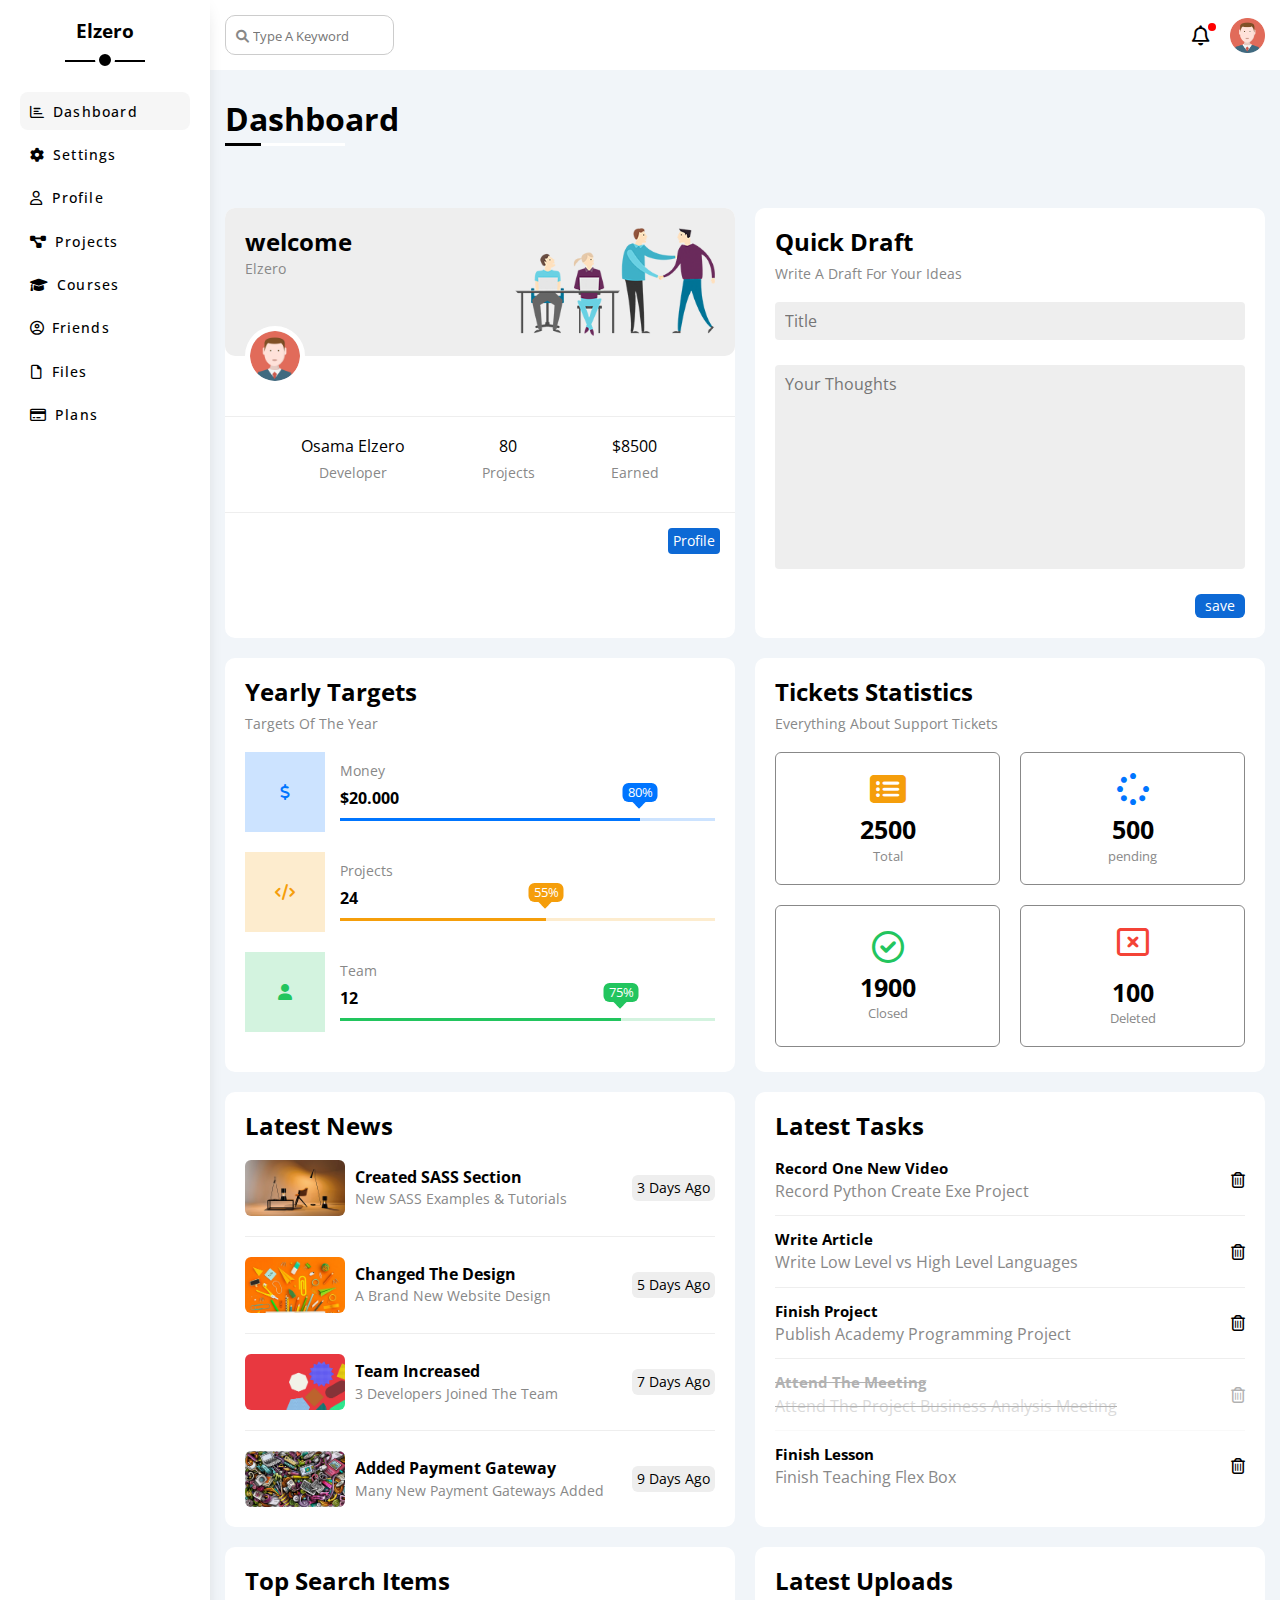
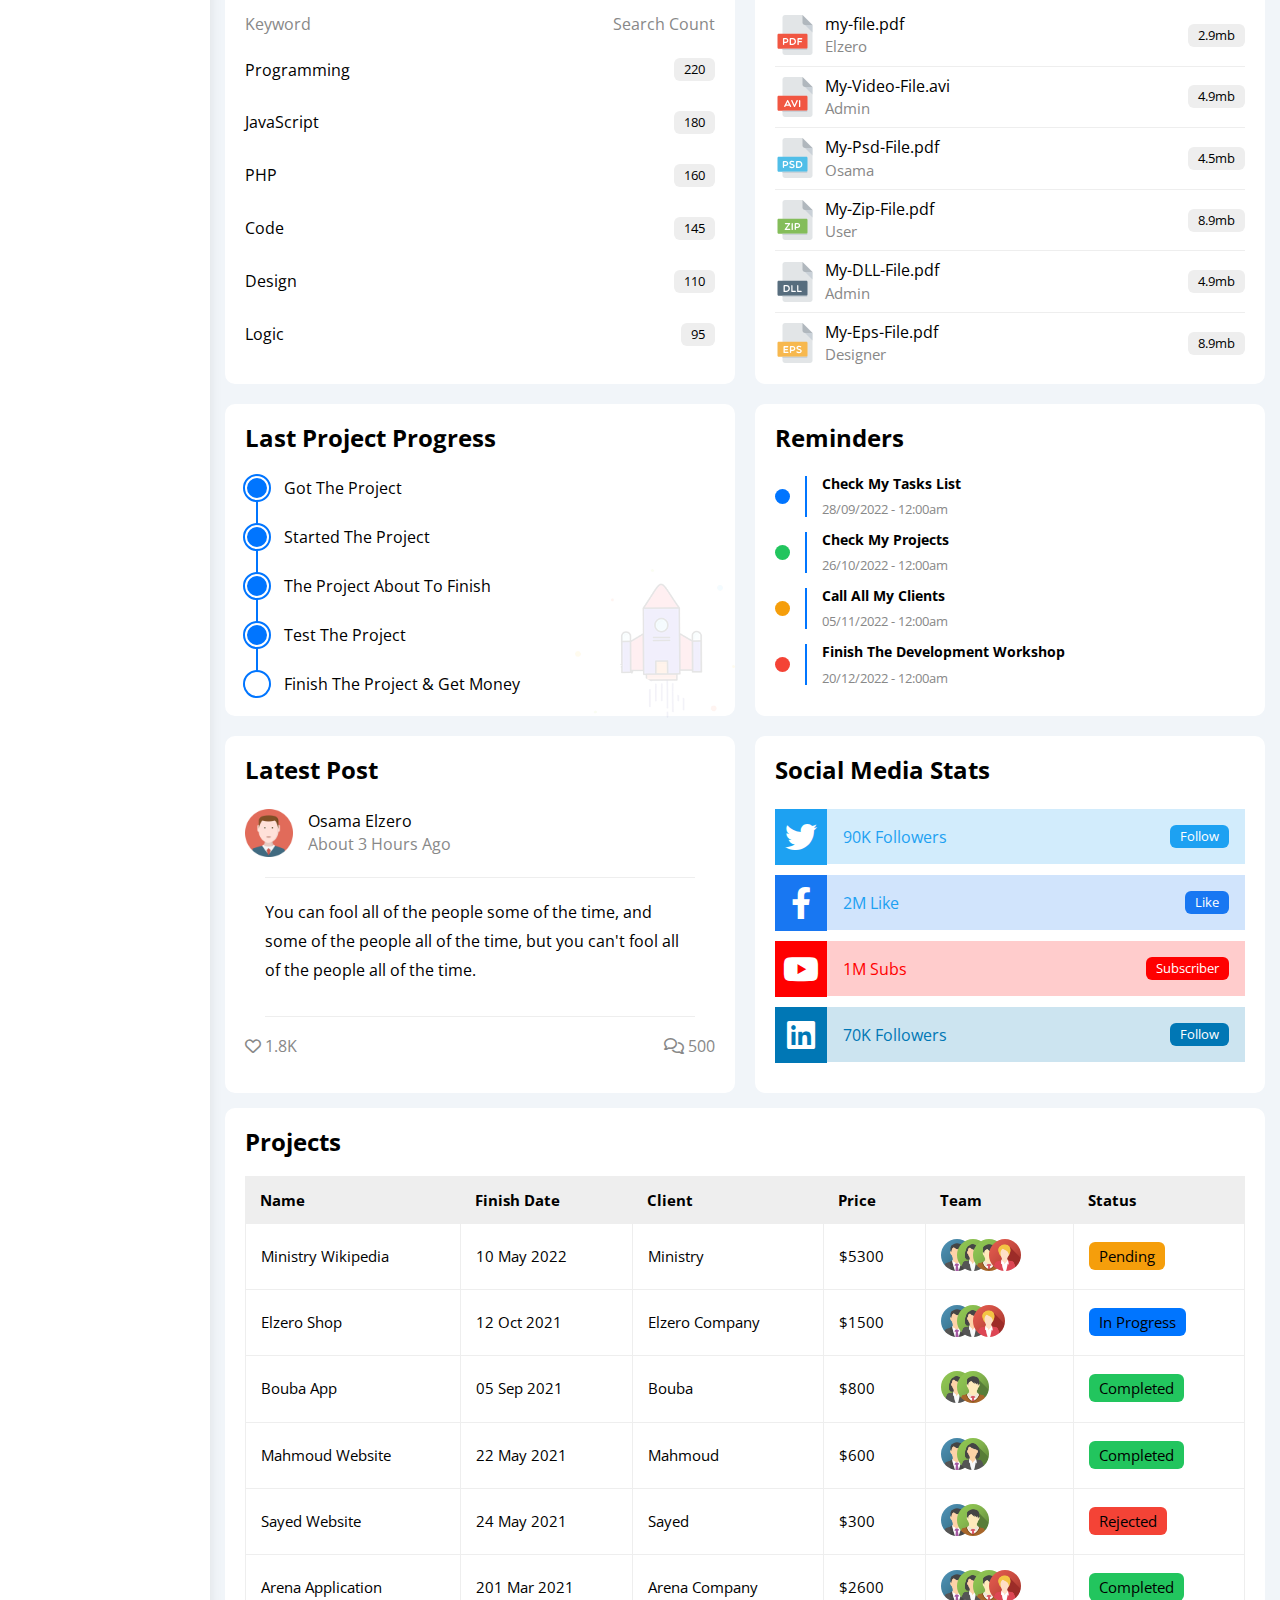
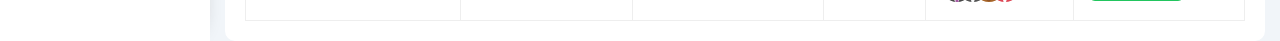
<file: index.html>
<!DOCTYPE html>
<html lang="en">
<head>
    <meta charset="UTF-8">
    <meta http-equiv="X-UA-Compatible" content="IE=edge">
    <meta name="viewport" content="width=device-width, initial-scale=1.0">
    <link rel="stylesheet" href="css/framework.css">
    <link rel="stylesheet" href="css/all.min.css">
    <link rel="stylesheet" href="css/style.css">
    <link rel="stylesheet" href="css/normalize2.css">
    <link rel="preconnect" href="https://fonts.googleapis.com">
    <link rel="preconnect" href="https://fonts.gstatic.com" crossorigin>
    <link href="https://fonts.googleapis.com/css2?family=Open+Sans:wght@400;500;600;700&display=swap" rel="stylesheet">    
    <title>temp4</title>
</head>
<body>
    <div class="page">
        <div class="side-bar">
            <h3>
                Elzero
            </h3>
            <ul>
                <li class="active">
                    <a href="index.html">
                        <i class="fa-regular fa-chart-bar"></i>
                        <span>Dashboard</span>
                    </a>
                </li>
                <li>
                    <a href="settings.html">
                        <i class="fa-solid fa-gear"></i>
                        <span>Settings</span>
                    </a>
                </li>
                <li>
                    <a href="profile.html">
                        <i class="fa-regular fa-user fa-fw"></i>
                        <span>Profile</span>
                    </a>
                </li>
                <li>
                    <a href="">
                        <i class="fa-solid fa-diagram-project"></i>
                        <span>Projects</span>
                    </a>
                </li>
                <li>
                    <a href="">
                        <i class="fa-solid fa-graduation-cap"></i>
                        <span>Courses</span>
                    </a>
                </li>
                <li>
                    <a href="">
                        <i class="fa-regular fa-circle-user fa-fw"></i>
                        <span>Friends</span>
                    </a>
                </li>
                <li>
                    <a href="">
                        <i class="fa-regular fa-file fa-fw"></i>
                        <span>Files</span>
                    </a>
                </li>
                <li>
                    <a href="">
                        <i class="fa-regular fa-credit-card"></i>
                        <span>Plans</span>
                    </a>
                </li>
            </ul>
        </div>
    
        <div class="full-content">
            <header class="d-f-space-b">
                <div class="search-bar">
                    <i class="fa-solid fa-magnifying-glass"></i>
                    <input type="search" placeholder="Type A Keyword" onfocus="this.placeholder=''" onblur="this.placeholder='Type A Keyword'">
                </div>
                <div class="icon-side">
                    <i class="fa-regular fa-bell fa-lg"></i>
                    <img src="photos/avatar.png">
                </div>
            </header>
            <div class="logo">
                <div class="dashboard">
                    <h1>
                        Dashboard
                    </h1>
                    <span></span>
                </div>
            </div>
            <div class="dash">
                <div class="welcome">
                    <div class="head">
                        <div class="text">
                            <h2>
                                welcome
                            </h2>
                            <span>Elzero</span>
                        </div>
                        <img src="photos/welcome.png">
                        <img src="photos/avatar.png" alt="">
                    </div>
                    <div class="data ">
                        <div>
                            <p>Osama Elzero </p>
                            <span>Developer</span>
                        </div>
                        <div>
                            <p>80 </p>
                            <span>Projects</span>
                        </div>
                        <div>
                            <p>$8500 </p>
                            <span>Earned</span>
                        </div>
                    </div>
                    <a href="">Profile</a>
                </div>
                <div class="quick-draft">
                    <h2>Quick Draft</h2>
                    <p>Write A Draft For Your Ideas</p>
                    <form action="get">
                        <input type="text" placeholder="Title">
                        <textarea name="" id="" cols="30" rows="10" placeholder="Your Thoughts"></textarea>
                        <input type="submit" value="save">
                    </form>
                </div>
                <div class="yearly-plans">
                    <h2>Yearly Targets</h2>
                    <p>Targets Of The Year</p>
                    <div class="money">
                        <i class="fa-solid fa-dollar-sign blue-icon c-blue"></i>
                        <div class="info">
                            <span>Money</span>
                            <p>$20.000</p>
                            <span class="prog blue-icon" >
                                <span style="width: 80%;" class="bg-blue">
                                    <span class="bg-blue">80%</span>
                                </span>
                            </span>
                        </div>
                    </div>
                    <div class="yearly-projects">
                        <i class="fa-solid fa-code orange-icon c-orange"></i>                        <div class="info">
                            <div class="info">
                                <span>Projects</span>
                                <p>24</p>
                                <span class="prog orange-icon">
                                    <span style="width: 55%;" class="bg-orange">
                                        <span class="bg-orange">55%</span>
                                    </span>
                                </span>
                            </div>
                        </div>
                    </div>
                    <div class="team">
                        <i class="fa-solid fa-user green-icon c-green "></i>                        <div class="info">
                            <div class="info">
                                <span>Team</span>
                                <p>12</p>
                                <span class="prog green-icon">
                                    <span style="width: 75%;" class="bg-green">
                                        <span class="bg-green">75%</span>
                                    </span>
                                </span>
                            </div>
                        </div>
                    </div>
                </div>
                <div class="tickets">
                    <h2>Tickets Statistics</h2>
                    <p>Everything About Support Tickets</p>
                    <div class="t-content">
                        <div class="total">
                            <i class="fa-solid fa-rectangle-list fa--2x c-orange"></i>
                            <p>2500</p>
                            <span>Total</span>
                        </div>
                        <div class="pending">
                            <i class="fa-solid fa-spinner fa--2x c-blue"></i>
                            <p>500</p>
                            <span>pending</span>
                        </div>
                        <div class="closed">
                            <i class="fa-regular fa-circle-check fa--2x c-green"></i>
                            <p>1900</p>
                            <span>Closed</span>
                        </div>
                        <div class="deleted">
                            <i class="fa-regular fa-rectangle-xmark fa--2x mb-10 c-red"></i>
                            <p>100</p>
                            <span>Deleted</span>
                        </div>
                    </div>
                </div>
                <div class="news">
                    <h2>Latest News</h2>
                    <div class="news-section">
                        <img src="photos/news-01.png">
                        <div class="news-info">
                            <p>
                                Created SASS Section
                                <span> New SASS Examples & Tutorials </span>
                            </p>
                            <p>3 Days Ago</p>
                        </div>
                    </div>
                    <div class="news-section">
                        <img src="photos/news-02.png">
                        <div class="news-info">
                            <p>
                                Changed The Design
                                <span> A Brand New Website Design </span>
                            </p>
                            <p>5 Days Ago</p>
                        </div>
                    </div>
                    <div class="news-section">
                        <img src="photos/news-03.png">
                        <div class="news-info">
                            <p>
                                Team Increased
                                <span> 3 Developers Joined The Team </span>
                            </p>
                            <p>7 Days Ago</p>
                        </div>
                    </div>
                    <div class="news-section">
                        <img src="photos/news-04.png">
                        <div class="news-info">
                            <p>
                                Added Payment Gateway
                                <span> Many New Payment Gateways Added </span>
                            </p>
                            <p>9 Days Ago</p>
                        </div>
                    </div>
                </div>
                <div class="tasks">
                    <h2 class="mb-20">Latest Tasks</h2>
                    <div class="task-one">
                        <p class="fs-15 fw-bold ">
                            Record One New Video
                            <span class="c-grey fw-normal">Record Python Create Exe Project</span>
                        </p>
                        <i class="fa-regular fa-trash-can delete"></i>
                    </div>
                    <div class="task-one">
                        <p class="fs-15 fw-bold ">
                            Write Article
                            <span class="c-grey fw-normal">Write Low Level vs High Level Languages</span>
                        </p>
                        <i class="fa-regular fa-trash-can delete"></i>
                    </div>
                    <div class="task-one">
                        <p class="fs-15 fw-bold ">
                            Finish Project
                            <span class="c-grey fw-normal">Publish Academy Programming Project</span>
                        </p>
                        <i class="fa-regular fa-trash-can delete"></i>
                    </div>
                    <div class="task-four">
                        <p class="fs-15 fw-bold ">
                            Attend The Meeting
                            <span class="c-grey fw-normal">Attend The Project Business Analysis Meeting</span>
                        </p>
                        <i class="fa-regular fa-trash-can delete"></i>
                    </div>
                    <div class="task-one">
                        <p class="fs-15 fw-bold ">
                            Finish Lesson
                            <span class="c-grey fw-normal">Finish Teaching Flex Box</span>
                        </p>
                        <i class="fa-regular fa-trash-can delete"></i>
                    </div>
                </div>
                <div class="search">
                    <h2 class="mb-20">Top Search Items</h2>
                    <div class="words">
                        <p>Keyword</p>
                        <p>Search Count</p>
                    </div>
                    <div class="list">
                        <ul>
                            <li>
                                <p>Programming</p>
                                <p>220</p>
                            </li>
                            <li>
                                <p>JavaScript</p>
                                <p>180</p>
                            </li>
                            <li>
                                <p>PHP</p>
                                <p>160</p>
                            </li>
                            <li>
                                <p>Code</p>
                                <p>145</p>
                            </li>
                            <li>
                                <p>Design</p>
                                <p>110</p>
                            </li>
                            <li>
                                <p>Logic</p>
                                <p>95</p>
                            </li>
                        </ul>
                    </div>
                </div>
                <div class="uploads">
                    <h2 class="mb-20">Latest Uploads</h2>
                    <div class="upload-content">
                        <div class="file d-f-space-b">
                            <img src="photos/pdf.svg" alt>
                            <div class="file-info d-f-space-b">
                                <p>
                                    my-file.pdf
                                    <span>Elzero</span>
                                </p>
                                <p>2.9mb</p>
                            </div>
                        </div>
                        <div class="file d-f-space-b">
                            <img src="photos/avi.svg" alt>
                            <div class="file-info d-f-space-b">
                                <p>
                                    My-Video-File.avi
                                    <span>Admin</span>
                                </p>
                                <p>4.9mb</p>
                            </div>
                        </div>
                        <div class="file d-f-space-b">
                            <img src="photos/psd.svg" alt>
                            <div class="file-info d-f-space-b">
                                <p>
                                    My-Psd-File.pdf
                                    <span>Osama</span>
                                </p>
                                <p>4.5mb</p>
                            </div>
                        </div>
                        <div class="file d-f-space-b">
                            <img src="photos/zip.svg" alt>
                            <div class="file-info d-f-space-b">
                                <p>
                                    My-Zip-File.pdf
                                    <span>User</span>
                                </p>
                                <p>8.9mb</p>
                            </div>
                        </div>
                        <div class="file d-f-space-b">
                            <img src="photos/dll.svg" alt>
                            <div class="file-info d-f-space-b">
                                <p>
                                    My-DLL-File.pdf
                                    <span>Admin</span>
                                </p>
                                <p>4.9mb</p>
                            </div>
                        </div>
                        <div class="file d-f-space-b">
                            <img src="photos/eps.svg" alt>
                            <div class="file-info d-f-space-b">
                                <p>
                                    My-Eps-File.pdf
                                    <span>Designer</span>
                                </p>
                                <p>8.9mb</p>
                            </div>
                        </div>
                    </div>
                </div>
                <div class="last-p">
                    <h2>Last Project Progress</h2>
                    <ul>
                        <li>Got The Project</li>
                        <li>Started The Project</li>
                        <li>The Project About To Finish</li>
                        <li>Test The Project</li>
                        <li>Finish The Project & Get Money</li>
                    </ul>
                    <img src="photos/project.png" alt="">
                </div>
                <div class="reminders">
                    <h2 class="mb-25">Reminders</h2>
                    <div class="reminder">
                        <span class="bg-blue"></span>
                        <p>
                            Check My Tasks List
                            <span>28/09/2022 - 12:00am</span>
                        </p>
                    </div>
                    <div class="reminder">
                        <span class="bg-green"></span>
                        <p>
                            Check My Projects
                            <span>26/10/2022 - 12:00am</span>
                        </p>
                    </div>
                    <div class="reminder">
                        <span class="bg-orange"></span>
                        <p>
                            Call All My Clients
                            <span>05/11/2022 - 12:00am</span>
                        </p>
                    </div>
                    <div class="reminder">
                        <span class="bg-red"></span>
                        <p>
                            Finish The Development Workshop
                            <span>20/12/2022 - 12:00am</span>
                        </p>
                    </div>
                </div>
                <div class="post">
                    <h2 class="mb-25">Latest Post</h2>
                    <div class="post-person">
                        <img src="photos/avatar.png">
                        <p>
                            Osama Elzero
                            <span>About 3 Hours Ago</span>
                        </p>
                    </div>
                    <p class="post-text">
                        You can fool all of the people some of
                        the time, and some of the people all 
                        of the time, but you can't fool all 
                        of the people all of the time. 
                    </p>
                    <div class="post-reaction d-f-space-b c-grey ">
                        <div class="reaction-likes">
                            <i class="fa-regular fa-heart"></i>
                            <span>1.8K</span>
                        </div>
                        <div class="reaction-comments">
                            <i class="fa-regular fa-comments"></i>
                            <span>500</span>
                        </div>
                    </div>
                </div>
                <div class="social">
                    <h2 class="mb-25">Social Media Stats</h2>
                    <div class="social-platforms">
                        <div class="twitter df-align mb-10">
                            <i class="fa-brands fa-twitter twitter-bg"></i>
                            <div class="twitter-text twitter-t-bg">
                                <p>90K Followers</p>
                                <a class="twitter-bg" href="#">Follow</a>
                            </div>
                        </div>
                        <div class="facebook df-align mb-10">
                            <i class="fa-brands fa-facebook-f facebook-bg"></i>
                            <div class="facebook-text facebook-t-bg" >
                                <p>2M Like</p>
                                <a class="facebook-bg" href="#">Like</a>
                            </div>
                        </div>
                        <div class="youtube df-align mb-10">
                            <i class="fa-brands fa-youtube youtube-bg"></i>
                            <div class="youtube-text youtube-t-bg">
                                <p>1M Subs</p>
                                <a class="youtube-bg" href="#">Subscriber</a>
                            </div>
                        </div>
                        <div class="linkedin df-align mb-10">
                            <i class="fa-brands fa-linkedin linkedin-bg"></i>
                            <div class="linkedin-text linkedin-t-bg">
                                <p>70K Followers</p>
                                <a class="linkedin-bg" href="#">Follow</a>
                            </div>
                        </div>
                    </div>
                </div>
            </div>
            <div class="projects">
                <h2 class="mb-20">Projects</h2>
                <table>
                    <thead>
                        <td>Name</td>
                        <td>Finish Date</td>
                        <td>Client</td>
                        <td>Price</td>
                        <td>Team</td>
                        <td>Status</td>
                    </thead>
                    <tbody>
                        <tr>
                            <td>Ministry Wikipedia</td>
                            <td>10 May 2022</td>
                            <td>Ministry</td>
                            <td>$5300</td>
                            <td>
                                <img src="photos/team-01.png" alt="">
                                <img src="photos/team-02.png" alt="">
                                <img src="photos/team-03.png" alt="">
                                <img src="photos/team-05.png" alt="">
                            </td>
                            <td><span class="bg-orange">Pending</span></td>
                        </tr>
                        <tr>
                            <td>Elzero Shop</td>
                            <td>12 Oct 2021</td>
                            <td>Elzero Company</td>
                            <td>$1500</td>
                            <td>
                                <img src="photos/team-01.png" alt="">
                                <img src="photos/team-02.png" alt="">
                                <img src="photos/team-05.png" alt="">
                            </td>
                            <td><span class="bg-blue">In Progress</span></td>
                        </tr>
                        <tr>
                            <td>Bouba App</td>
                            <td>05 Sep 2021</td>
                            <td>Bouba</td>
                            <td>$800</td>
                            <td>
                                <img src="photos/team-02.png" alt="">
                                <img src="photos/team-03.png" alt="">
                            </td>
                            <td><span class="bg-green">Completed</span></td>
                        </tr>
                        <tr>
                            <td>Mahmoud Website</td>
                            <td>22 May 2021</td>
                            <td>Mahmoud</td>
                            <td>$600</td>
                            <td>
                                <img src="photos/team-01.png">
                                <img src="photos/team-02.png">
                            </td>
                            <td><span class="bg-green">Completed</span></td>
                        </tr>
                        <tr>
                            <td>Sayed Website</td>
                            <td>24 May 2021</td>
                            <td>Sayed</td>
                            <td>$300</td>
                            <td>
                                <img src="photos/team-01.png">
                                <img src="photos/team-03.png">
                            </td>
                            <td><span class="bg-red">Rejected</span></td>
                        </tr>
                        <tr>
                            <td>Arena Application</td>
                            <td>201 Mar 2021</td>
                            <td>Arena Company</td>
                            <td>$2600</td>
                            <td>
                                <img src="photos/team-01.png">
                                <img src="photos/team-02.png">
                                <img src="photos/team-03.png">
                                <img src="photos/team-05.png">
                            </td>
                            <td><span class="bg-green">Completed</span></td>
                        </tr>
                    </tbody>
                </table>
            </div>
        </div>
    </div>
</body>
</html>
</file>
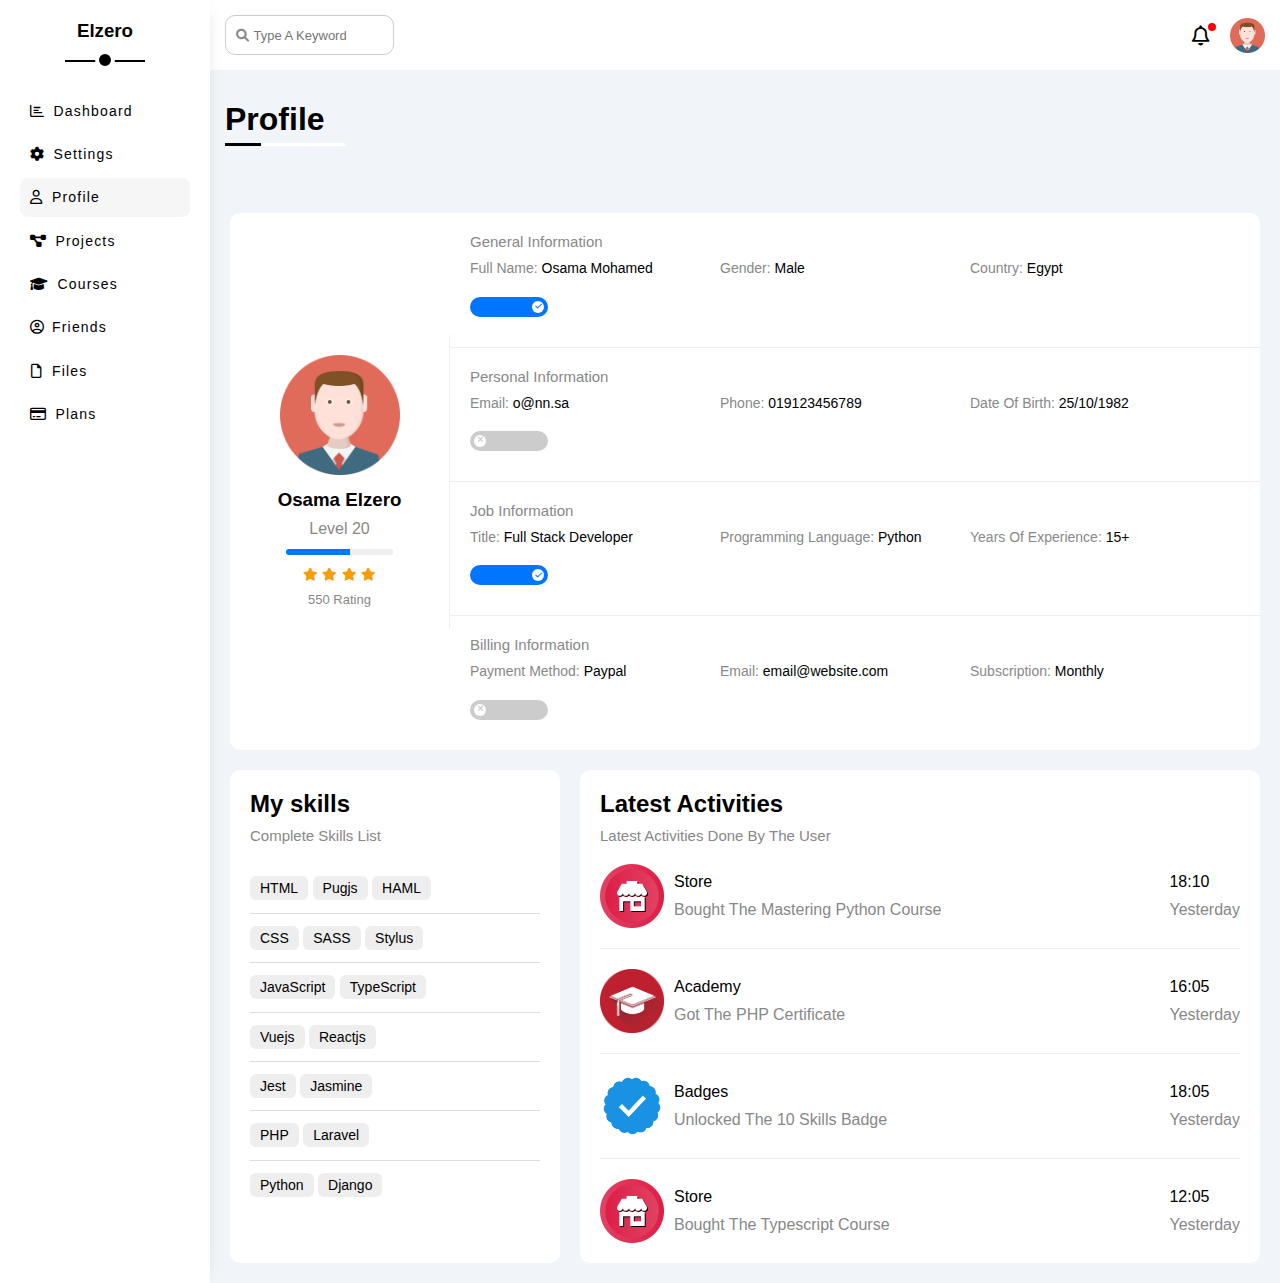
<file: profile.html>
<!DOCTYPE html>
<html lang="en">
<head>
    <meta charset="UTF-8">
    <meta http-equiv="X-UA-Compatible" content="IE=edge">
    <meta name="viewport" content="width=device-width, initial-scale=1.0">
    <link rel="stylesheet" href="css/framework.css">
    <link rel="stylesheet" href="css/all.min.css">
    <link rel="stylesheet" href="css/style.css">
    <link rel="stylesheet" href="css/normalize2.css">
    <link rel="preconnect" href="https://fonts.googleapis.com">
    <link rel="preconnect" href="https://fonts.gstatic.com" crossorigin>
    <link href="https://fonts.googleapis.com/css2?family=Work+Sans:wght@400;600;700&display=swap" rel="stylesheet">
    <title>temp4</title>
</head>
<body>
    <div class="page">
        <div class="side-bar">
            <h3>
                Elzero
            </h3>
            <ul>
                <li>
                    <a href="index.html">
                        <i class="fa-regular fa-chart-bar"></i>
                        <span>Dashboard</span>
                    </a>
                </li>
                <li>
                    <a href="settings.html">
                        <i class="fa-solid fa-gear"></i>
                        <span>Settings</span>
                    </a>
                </li>
                <li class="active">
                    <a href="profile.html">
                        <i class="fa-regular fa-user fa-fw"></i>
                        <span>Profile</span>
                    </a>
                </li>
                <li>
                    <a href="projects.html">
                        <i class="fa-solid fa-diagram-project"></i>
                        <span>Projects</span>
                    </a>
                </li>
                <li>
                    <a href="courses.html">
                        <i class="fa-solid fa-graduation-cap"></i>
                        <span>Courses</span>
                    </a>
                </li>
                <li>
                    <a href="friends.html">
                        <i class="fa-regular fa-circle-user fa-fw"></i>
                        <span>Friends</span>
                    </a>
                </li>
                <li>
                    <a href="files.html">
                        <i class="fa-regular fa-file fa-fw"></i>
                        <span>Files</span>
                    </a>
                </li>
                <li>
                    <a href="plans.html">
                        <i class="fa-regular fa-credit-card"></i>
                        <span>Plans</span>
                    </a>
                </li>
            </ul>
        </div>
    
        <div class="full-content">
            <header class="d-f-space-b">
                <div class="search-bar">
                    <i class="fa-solid fa-magnifying-glass"></i>
                    <input type="search" placeholder="Type A Keyword" onfocus="this.placeholder=''" onblur="this.placeholder='Type A Keyword'">
                </div>
                <div class="icon-side">
                    <i class="fa-regular fa-bell fa-lg"></i>
                    <img src="photos/avatar.png">
                </div>
            </header>
            <div class="logo">
                <div class="dashboard">
                    <h1>
                        Profile
                    </h1>
                    <span></span>
                </div>
            </div>
            <div class="profile-content m-20">
                <div class="elzero-profile df-align">
                    <div class="profile-head">
                        <img src="photos/avatar.png">
                        <h3>Osama Elzero</h3>
                        <p class="c-grey mb-10 mt-10">Level 20</p>
                        <span></span>
                        <div class="rating">
                            <i clas s="fa-solid fa-star c-orange fs-13"></i>
                            <i class="fa-solid fa-star c-orange fs-13"></i>
                            <i class="fa-solid fa-star c-orange fs-13"></i>
                            <i class="fa-solid fa-star c-orange fs-13"></i>
                            <i class="fa-solid fa-star c-orange fs-13"></i>
                            <p class="mt-10 c-grey fs-13">550 Rating</p>
                        </div>
                    </div>
                    <div class="details">
                        <div class="elzero-info">
                            <h4 >General Information</h4>
                            
                                <p class="c-grey fs-14">
                                    Full Name:
                                    <span class="c-black fs-14">Osama Mohamed</span>
                                </p>
                                <p class="c-grey fs-14">
                                    Gender:
                                    <span class="c-black fs-14">Male</span>
                                </p>
                                <p class="c-grey fs-14">
                                    Country: 
                                    <span class="c-black fs-14">Egypt</span>
                                </p>
                            
                            <label>
                                <input type="checkbox" class="toggle-checkbox" checked>
                                <div class="toggle-switch"></div>
                            </label>
                        </div>
                        <div class="personal-info">
                            <h4>Personal Information</h4>
                            
                                <p class="c-grey fs-14">
                                    Email: 
                                    <span class="c-black fs-14">o@nn.sa</span>
                                </p>
                                <p class="c-grey fs-14">
                                    Phone:
                                    <span class="c-black fs-14">019123456789 </span>
                                </p>
                                <p class="c-grey fs-14">
                                    Date Of Birth:  
                                    <span class="c-black fs-14">25/10/1982</span>
                                </p>
                            
                            <label>
                                <input type="checkbox" class="toggle-checkbox">
                                <div class="toggle-switch"></div>
                            </label>
                        </div>
                        <div class="job-info">
                            <h4>Job Information</h4>
                            
                                <p class="c-grey fs-14">
                                    Title:   
                                    <span class="c-black fs-14">Full Stack Developer</span>
                                </p>
                                <p class="c-grey fs-14">
                                    
                                    Programming Language:  
                                    <span class="c-black fs-14">Python </span>
                                </p>
                                <p class="c-grey fs-14">
                                    Years Of Experience:    
                                    <span class="c-black fs-14">15+</span>
                                </p>
                            
                            <label>
                                <input type="checkbox" class="toggle-checkbox" checked>
                                <div class="toggle-switch"></div>
                            </label>
                        </div>
                        <div class="billing-info">
                            <h4>Billing Information</h4>
                            
                                <p class="c-grey fs-14">
                                    Payment Method:    
                                    <span class="c-black fs-14">Paypal</span>
                                </p>
                                <p class="c-grey fs-14">
                                    Email:    
                                    <span class="c-black fs-14">email@website.com </span>
                                </p>
                                <p class="c-grey fs-14">
                                    Subscription:      
                                    <span class="c-black fs-14">Monthly</span>
                                </p>
                            
                            <label>
                                <input type="checkbox" class="toggle-checkbox">
                                <div class="toggle-switch"></div>
                            </label>
                        </div>
                    </div>
                </div>
                <div class="elzero-skills">
                    <h2>My skills</h2>
                    <p class="c-grey fs-15 mb-20 mt-10">Complete Skills List</p>
                    <div class="languages">
                        <span>HTML</span>
                        <span>Pugjs</span>
                        <span>HAML</span>
                    </div>
                    <div class="languages">
                        <span>CSS</span>
                        <span>SASS</span>
                        <span>Stylus</span>
                    </div>
                    <div class="languages">
                        <span>JavaScript</span>
                        <span>TypeScript</span>
                    </div>
                    <div class="languages">
                        <span>Vuejs</span>
                        <span>Reactjs</span>
                    </div>
                    <div class="languages">
                        <span>Jest</span>
                        <span>Jasmine</span>
                    </div>
                    <div class="languages">
                        <span>PHP</span>
                        <span>Laravel</span>
                    </div>
                    <div class="languages">
                        <span>Python</span>
                        <span>Django</span>
                    </div>
                </div>
                <div class="activities">
                    <h2>Latest Activities</h2>
                    <p class="c-grey fs-15 mb-20 mt-10">Latest Activities Done By The User</p>
                    <div class="activity df-align">
                        <img src="photos/activity-01.png">
                        <div class="activity-info">
                            <p>
                                Store
                                <span>Bought The Mastering Python Course</span>
                            </p>
                            <p>
                                18:10
                                <span>Yesterday</span>
                            </p>
                        </div>
                    </div>
                    <div class="activity df-align">
                        <img src="photos/activity-02.png">
                        <div class="activity-info">
                            <p>
                                Academy
                                <span>Got The PHP Certificate</span>
                            </p>
                            <p>
                                16:05
                                <span>Yesterday</span>
                            </p>
                        </div>
                    </div>
                    <div class="activity df-align">
                        <img src="photos/activity-03.png">
                        <div class="activity-info">
                            <p>
                                Badges
                                <span>Unlocked The 10 Skills Badge</span>
                            </p>
                            <p>
                                18:05
                                <span>Yesterday</span>
                            </p>
                        </div>
                    </div>
                    <div class="activity df-align">
                        <img src="photos/activity-01.png">
                        <div class="activity-info">
                            <p>
                                Store
                                <span>Bought The Typescript Course</span>
                            </p>
                            <p>
                                12:05
                                <span>Yesterday</span>
                            </p>
                        </div>
                    </div>
                </div>
            </div>
        </div>
    </div>
</body>
</html>
</file>
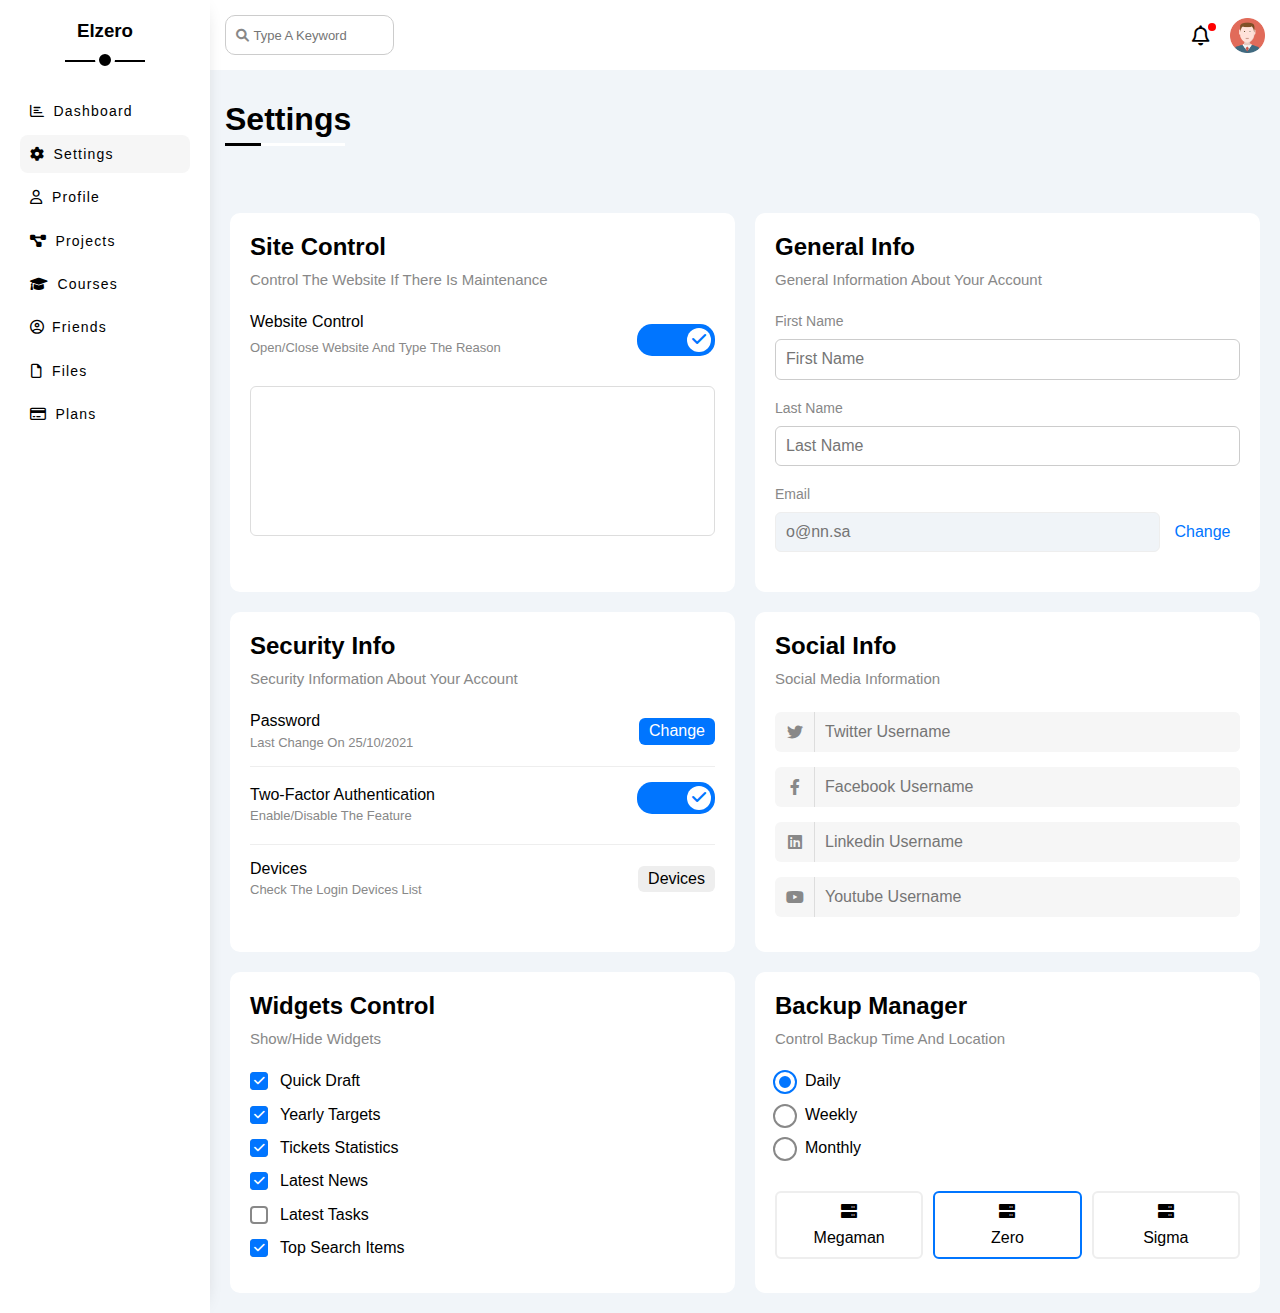
<file: settings.html>
<!DOCTYPE html>
<html lang="en">
<head>
    <meta charset="UTF-8">
    <meta http-equiv="X-UA-Compatible" content="IE=edge">
    <meta name="viewport" content="width=device-width, initial-scale=1.0">
    <link rel="stylesheet" href="css/framework.css">
    <link rel="stylesheet" href="css/all.min.css">
    <link rel="stylesheet" href="css/style.css">
    <link rel="stylesheet" href="css/normalize2.css">
    <link rel="preconnect" href="https://fonts.googleapis.com">
    <link rel="preconnect" href="https://fonts.gstatic.com" crossorigin>
    <link href="https://fonts.googleapis.com/css2?family=Work+Sans:wght@400;600;700&display=swap" rel="stylesheet">
    <title>temp4</title>
</head>
<body>
    <div class="page">
        <div class="side-bar">
            <h3>
                Elzero
            </h3>
            <ul>
                <li>
                    <a href="index.html">
                        <i class="fa-regular fa-chart-bar"></i>
                        <span>Dashboard</span>
                    </a>
                </li>
                <li class="active">
                    <a href="settings.html">
                        <i class="fa-solid fa-gear"></i>
                        <span>Settings</span>
                    </a>
                </li>
                <li>
                    <a href="profile.html">
                        <i class="fa-regular fa-user fa-fw"></i>
                        <span>Profile</span>
                    </a>
                </li>
                <li>
                    <a href="projects.html">
                        <i class="fa-solid fa-diagram-project"></i>
                        <span>Projects</span>
                    </a>
                </li>
                <li>
                    <a href="courses.html">
                        <i class="fa-solid fa-graduation-cap"></i>
                        <span>Courses</span>
                    </a>
                </li>
                <li>
                    <a href="friends.html">
                        <i class="fa-regular fa-circle-user fa-fw"></i>
                        <span>Friends</span>
                    </a>
                </li>
                <li>
                    <a href="files.html">
                        <i class="fa-regular fa-file fa-fw"></i>
                        <span>Files</span>
                    </a>
                </li>
                <li>
                    <a href="plans.html">
                        <i class="fa-regular fa-credit-card"></i>
                        <span>Plans</span>
                    </a>
                </li>
            </ul>
        </div>
    
        <div class="full-content">
            <header class="d-f-space-b">
                <div class="search-bar">
                    <i class="fa-solid fa-magnifying-glass"></i>
                    <input type="search" placeholder="Type A Keyword" onfocus="this.placeholder=''" onblur="this.placeholder='Type A Keyword'">
                </div>
                <div class="icon-side">
                    <i class="fa-regular fa-bell fa-lg"></i>
                    <img src="photos/avatar.png">
                </div>
            </header>
            <div class="logo">
                <div class="dashboard">
                    <h1>
                        Settings
                    </h1>
                    <span></span>
                </div>
            </div>
            <div class="settings-content m-20">
                <div class="site-control">
                    <h2>Site Control</h2>
                    <p>Control The Website If There Is Maintenance</p>
                    <div class="switch d-f-space-b mb-20">
                        <p>Website Control
                            <span>Open/Close Website And Type The Reason</span>
                        </p>
                        <label>
                            <input type="checkbox" class="toggle-checkbox" checked>
                            <div class="toggle-switch"></div>
                        </label>
                    </div>
                    <textarea name="" id="" cols="30" rows="5"></textarea>
                </div>
                <div class="general-info">
                    <h2>General Info</h2>
                    <p>General Information About Your Account</p>
                    <form action="get">
                        <label for="first-name">First Name</label>
                        <input type="text" id="first-name" placeholder="First Name">
                        <label for="last-name">Last Name</label>
                        <input type="text" id="last-name" placeholder="Last Name">
                        <label for="emial">Email</label>
                        <input type="email" id="emial" placeholder="o@nn.sa" disabled>
                        <input type="submit" value="Change">
                    </form>
                </div>
                <div class="security">
                    <h2>Security Info</h2>
                    <p class="">Security Information About Your Account</p>
                    <div class="password d-f-space-b">
                        <p>
                            Password
                            <span>Last Change On 25/10/2021</span>
                        </p>
                        <a href="#" class="btn-shape bg-blue c-white">Change</a>
                    </div>
                    <div class="two-factor d-f-space-b">
                        <p>
                            Two-Factor Authentication
                            <span>Enable/Disable The Feature</span>
                        </p>
                        <label>
                            <input type="checkbox" class="toggle-checkbox" checked>
                            <div class="toggle-switch"></div>
                        </label>
                    </div>
                    <div class="devices d-f-space-b">
                        <p>
                            Devices
                            <span>Check The Login Devices List</span>
                        </p>
                        <a href="#" class="btn-shape c-black bg-eee">Devices</a>
                    </div>
                </div>
                <div class="social-info">
                    <h2>Social Info</h2>
                    <p>Social Media Information</p>
                    <div class="brand df mb-15">
                        <i class="fa-brands fa-twitter c-grey"></i>
                        <input type="text" placeholder="Twitter Username">
                    </div>
                    <div class="brand df mb-15">
                        <i class="fa-brands fa-facebook-f c-grey"></i>
                        <input type="text" placeholder="Facebook Username">
                    </div>
                    <div class="brand df mb-15">
                        <i class="fa-brands fa-linkedin c-grey"></i>
                        <input type="text" placeholder="Linkedin Username">
                    </div>
                    <div class="brand df mb-15">
                        <i class="fa-brands fa-youtube c-grey"></i>
                        <input type="text" placeholder="Youtube Username">
                    </div>
                </div>
                <div class="widgets">
                    <h2>Widgets Control</h2>
                    <p>Show/Hide Widgets</p>
                    <div class="box mb-15 df-align">
                        <input type="checkbox" id="Quick Draft" checked>
                        <label for="Quick Draft">Quick Draft</label>
                    </div>
                    <div class="box mb-15 df-align">
                        <input type="checkbox" id="Yearly Targets" checked>
                        <label for="Yearly Targets">Yearly Targets</label>
                    </div>
                    <div class="box mb-15 df-align">
                        <input type="checkbox" id="Tickets Statistics" checked>
                        <label for="Tickets Statistics">Tickets Statistics</label>
                    </div>
                    <div class="box mb-15 df-align">
                        <input type="checkbox" id="Latest News" checked>
                        <label for="Latest News">Latest News</label>
                    </div>
                    <div class="box mb-15 df-align">
                        <input type="checkbox" id="Latest Tasks">
                        <label for="Latest Tasks">Latest Tasks</label>
                    </div>
                    <div class="box mb-15 df-align">
                        <input type="checkbox" id="Top Search Items" checked>
                        <label for="Top Search Items">Top Search Items</label>
                    </div>
                </div>
                <div class="backup">
                    <h2>Backup Manager</h2>
                    <p>Control Backup Time And Location</p>
                    <div class="period mb-15">
                        <input type="radio" id="Daily" name="time" checked>
                        <label for="Daily">Daily</label>
                    </div>
                    <div class="period mb-15">
                        <input type="radio" id="Weekly" name="time">
                        <label for="Weekly">Weekly</label>
                    </div>
                    <div class="period mb-15">
                        <input type="radio" id="Monthly" name="time">
                        <label for="Monthly">Monthly</label>
                    </div>
                    <div class="managers df-gap-10">
                        <div class="manager">
                            <input type="radio" name="manager" id="manager1">
                            <div class="manager-label">
                                <label for="manager1">
                                    <i class="fa-solid fa-server"></i>
                                    Megaman 
                                </label>
                            </div>
                        </div>
                        <div class="manager">
                            <input type="radio" name="manager" id="manager2" checked>
                            <div class="manager-label">
                                <label for="manager2">
                                    <i class="fa-solid fa-server"></i>
                                    Zero 
                                </label>
                            </div>
                        </div>
                        <div class="manager">
                            <input type="radio" name="manager" id="manager3">
                            <div class="manager-label">
                                <label for="manager3">
                                    <i class="fa-solid fa-server"></i>
                                    Sigma 
                                </label>
                            </div>
                        </div>
                        
                    </div>
                </div>
            </div>
        </div>
    </div>
</body>
</html>
</file>
<file: css/framework.css>
:root {
	--blue-color: #0075ff;
	--blue-alt-color: #0d69d5;
	--orange-color: #f59e0b;
	--green-color: #22c55e;
	--red-color: #f44336;
	--grey-color: #888;
}

.blue-icon {
	background-color: rgb(0 117 255 / 20%);
}
.orange-icon {
    background-color: rgb(245 158 11 / 20%);
}
.green-icon {
    background-color: rgb(34 197 94 / 20%);
}

.bg-blue {
	background-color: var(--blue-color);
}
.bg-blue-alt {
	background-color: var(--blue-alt-color);
}
.bg-orange {
	background-color: var(--orange-color);
}
.bg-red {
	background-color: var(--red-color);
}
.bg-green {
    background-color: var(--green-color);
}
.bg-grey {
	background-color: var(--grey-color);
}
.bg-eee {
	background-color: #eee;
}

.c-blue {
	color: var(--blue-color);
}
.c-blue-alt {
	color: var(--blue-alt-color);
}
.c-orange {
	color: var(--orange-color);
}
.c-red {
	color: var(--red-color);
}
.c-green {
    color: var(--green-color);
}

.c-grey {
	color: var(--grey-color);
}
.c-white {
	color: white;
}
.c-black {
	color: black;
}


.twitter-bg {
	background-color: #1da1f2;
}
.facebook-bg {
	background-color: #1877f2;
}
.youtube-bg {
	background-color: #ff0000;
}
.linkedin-bg {
	background-color: #0077b5;
}
.twitter-t-bg {
	background-color: rgb(29 161 242 / 20%);
	color: #1da1f2;
}
.facebook-t-bg {
	color: #1da1f2;
	background-color: rgb(24 119 242 / 20%);
}
.youtube-t-bg {
	color: #ff0000;
	background-color: rgb(255 0 0 / 20%);
}
.linkedin-t-bg {
	color: #0077b5;
	background-color: rgb(0 119 181 / 20%);
}





.df-gap-10 {
	display: flex;
	gap: 10px;
}
.d-f-space-b {
	display: flex;
	align-items: center;
	justify-content: space-between;
}
.d-f-center {
	display: flex;
	align-items: center;
	justify-content: center;
}
.d-block {
	display: block;
}
.m-20 {
	margin: 20px;
}
.mb-15 {
	margin-bottom: 15px;
}
.mb-20 {
	margin-bottom: 20px;
}
.mb-25 {
	margin-bottom: 25px;
}
.mb-10 {
	margin-bottom: 10px;
}
.mt-15 {
	margin-top: 15px;
}
.mt-20 {
	margin-top: 20px;
}
.mt-25 {
	margin-top: 25px;
}
.mt-10 {
	margin-top: 10px;
}
.p-20 {
	padding: 20px;
}

.p-t-b-10px {
	padding: 10px 0;
}
.df {
    display: flex;
}
.df-center {
    display: flex;
    align-items: center;
    justify-content: center;
}
.df-align {
	display: flex;
	align-items: center;
}
.fa--2x {
	font-size: 2em;
}
.fw-bold {
	font-weight: bold;
}
.fw-normal {
	font-weight: 400;
}
.fs-13 {
	font-size: 13px;
}
.fs-14 {
	font-size: 14px;
}
.fs-15 {
	font-size: 15px;
}
.fs-25 {
	font-size: 25px;
}
.fw-bold {
	font-weight: bold;
}


.active {
	background-color: #f6f6f6;
}

.btn-shape {
	padding: 4px 10px;
	border-radius: 6px;
}
</file>
<file: css/style.css>
* {
	-webkit-box-sizing: border-box;
	-moz-box-sizing: border-box;
	box-sizing: border-box;
	padding: 0;
	margin: 0;
}

html {
	scroll-behavior: smooth;
}

body {
	font-family: 'Open Sans', sans-serif;

}

ul li {
	list-style: none;
}
input, textarea {
	outline: none;
}
a {
	text-decoration: none;
}

.page {
	background-color: #f1f5f9;
	min-height: 100vh;
	display: flex;
}

.side-bar {
	background-color: white;
	padding: 20px;
	min-width: 210px;
	box-shadow: 1px 0px 20px -14px #888;
	position: relative;
	transition: .4s;
}

.side-bar h3 {
	position: relative;
	text-align: center;
	margin-bottom: 50px;
	transition: .4s;
}

.side-bar h3::before,
.side-bar h3::after {
	content: "";
	position: absolute;
	left: 50%;
	transform: translateX(-50%);
	bottom: -20px;
	transition: .4s;
}

.side-bar h3::before {
	width: 80px;
	height: 2px;
	background-color: black;
	transform: translateX(-50%);
}

.side-bar h3::after {
	width: 12px;
	height: 12px;
	border-radius: 50%;
	background-color: black;
	border: 4px solid white;
	transform: translate(-50%, 40%);
}

.side-bar ul li {
	padding: 10px;
	margin-bottom: 5px;
	border-radius: 8px;
}

.side-bar ul li:hover {
	background-color: #f6f6f6;
}

.side-bar ul li a {
	text-decoration: none;
	color: black;
	display: block;
}

.side-bar ul li a i {
	padding-right: 5px;
	font-size: 14px;
	transition: .4s;
}

.side-bar ul li a span {
	letter-spacing: 1.2px;
	font-size: 14px;
	font-weight: 500;
	transition: .4s;
}

@media (max-width: 767px) {
	.side-bar {
		min-width: max-content;
		padding: 10px;
	}
	.side-bar h3 {
		font-size: 13px;
		margin-bottom: 15px;
	}
	.side-bar h3::before,
	.side-bar h3::after {
		display: none;
	}

	.side-bar ul li a i {
		padding: 0;
	}

	.side-bar ul li a span {
		display: none;
	}
}


.full-content {
	flex-grow: 1;
	overflow: hidden;
}

header {
	padding: 15px;
	display: flex;
	justify-content: space-between;
	align-items: center;
	background-color: white;
}

header .search-bar {
	border: .5px solid #ccc;
	border-radius: 10px;
	padding: 10px;
	transition: .3s;

}

header .search-bar i {
	color: #888;
	font-size: 13px;

}

header .search-bar input {
	outline: none;
	border: none;
	background: none;
	width: 130px;
	transition: .3s;
}

header .search-bar input:focus {
	width: 160px;
}

header .search-bar input::placeholder {
	font-size: 13px;
}

header .icon-side {
	display: flex;
	align-items: center;
	gap: 20px;
	position: relative;
}

header .icon-side::before {
	content: "";
	position: absolute;
	background-color: red;
	width: 8px;
	height: 8px;
	border-radius: 50%;
	top: 5px;
	left: 22%;
}

header .icon-side img {
	width: 35px;
}
@media (max-width: 767px) {
	header .search-bar input,
	header .search-bar input:focus {
		width: 100px;
	}
}

.logo {
	padding: 15px;
}

.logo h1 {
	margin: .5em 0 5px 0;
	position: relative;
	width: max-content;
}

.logo span {
	width: 120px;
	height: 3px;
	display: block;
	background-color: white;
	position: relative;
	margin-bottom: 2em;
}

.logo span::before {
	content: "";
	position: absolute;
	height: 100%;
	width: 30%;
	background-color: black;
}

.dash {
	padding: 15px;
	display: grid;
	grid-template-columns: repeat(auto-fill, minmax(450px, 1fr));
	gap: 20px;
}

.dash>div {
	background-color: white;
	border-radius: 10px;
	padding: 20px;
}

.dash>div>p {
	font-size: 14px;
	color: #888;
	margin: 10px 0 20px 0;
}

.dash .welcome {
	padding: 0;
}

@media (max-width: 767px) {
	.dash {
		padding: 10px;
		grid-template-columns: minmax(200px, 1fr);
		gap: 10px;
	}
}

.welcome .head {
	background-color: #eee;
	display: flex;
	position: relative;
	justify-content: space-between;
	padding: 20px;
	margin-bottom: 40px;
	border-radius: 10px;
}

.welcome .head .text span {
	color: #888;
	margin: 5px 0 25px;
	display: block;
	font-size: 14px;
}

.welcome .head>img:nth-of-type(1) {
	max-width: 100%;
	width: 200px;
}

.welcome .head>img:nth-of-type(2) {
	width: 60px;
	position: absolute;
	top: 100%;
	transform: translate(0, -50%);
	border: 5px solid white;
	border-radius: 50%;
}

.welcome .data {
	margin: 60px 0 0 0;
	padding: 20px 0;
	display: flex;
	justify-content: space-evenly;
	align-items: center;
	border-bottom: 1px solid #eee;
	border-top: 1px solid #eee;
}

.welcome .data div {
	text-align: center;
}

.welcome .data div span {
	color: #888;
	font-size: 14px;
	margin: 10px 0;
	display: block;
}

.welcome>a {
	text-decoration: none;
	color: white;
	background-color: #0d69d5;
	font-size: 14px;
	padding: 5px;
	border-radius: 4px;
	margin: 15px 15px 15px auto;
	display: block;
	width: max-content;
}
@media (max-width: 767px) {
	.welcome .head > img:nth-of-type(1) {
		display: none;
	}
	.welcome .head > img:nth-of-type(2) {
		left: 50%;
		transform: translate(-50%, -50%);
	}
	.welcome .data {
		flex-direction: column;
		gap: 20px;
	}
}

.quick-draft form input,
form textarea {
	display: block;
	width: 100%;
	resize: none;
	margin-bottom: 25px;
	border: none;
	outline: none;
	background-color: #eee;
	padding: 10px;
	border-radius: 4px;
}

.quick-draft form input[type="submit"] {
	width: max-content;
	margin: 25px 0px 0px auto;
	background-color: #0d69d5;
	color: white;
	font-size: 14px;
	border-radius: 6px;
	padding: 4px 10px;
}

.yearly-plans>div {
	display: flex;
	gap: 15px;
	align-items: center;
	margin-bottom: 20px;
}

.yearly-plans div i {
	width: 80px;
	height: 80px;
	display: grid;
	place-content: center;
}

.yearly-plans div div {
	flex: 1;
}

.yearly-plans div>div>span:nth-of-type(1) {
	color: #888;
	display: block;
	font-size: 14px;
	margin-bottom: 10px;
}

.yearly-plans div div p {
	font-weight: bold;
	margin: 5px 0 10px;
}

.yearly-plans div>div>span:nth-of-type(2) {
	width: 100%;
	display: block;
	height: 3px;
	position: relative;
}

.yearly-plans div div span:nth-of-type(2)>span {
	display: block;
	height: 100%;
	position: relative;
}

.yearly-plans div div span:nth-of-type(2)>span span {
	color: white;
	padding: 2px 5px;
	font-size: 13px;
	border-radius: 6px;
	position: absolute;
	right: 0;
	top: -35px;
	transform: translateX(50%);
}

.yearly-plans div div span:nth-of-type(2)>span span::before {
	content: "";
	position: absolute;
	border-style: solid solid solid solid;
	border-width: 5px 5px 5px 5px;
	border-color: transparent blue blue transparent;
	rotate: 45deg;
	bottom: -1px;
	right: 50%;
	transform: translateX(50%);
}

.yearly-plans .money div span:nth-of-type(2)>span span::before {
	border-color: transparent var(--blue-color) var(--blue-color) transparent;
}

.yearly-plans .yearly-projects div span:nth-of-type(2)>span span::before {
	border-color: transparent var(--orange-color) var(--orange-color) transparent;

}

.yearly-plans .team div span:nth-of-type(2)>span span::before {
	border-color: transparent var(--green-color) var(--green-color) transparent;

}

.tickets .t-content {
	display: grid;
	grid-template-columns: 1fr 1fr;
	gap: 20px 20px;
}

.tickets .t-content div {
	display: flex;
	align-items: center;
	justify-content: center;
	flex-direction: column;
	border: 1px solid var(--grey-color);
	border-radius: 6px;
	padding: 20px;
}

.tickets .t-content div p {
	font-weight: bold;
	font-size: 25px;
	margin: 10px 0 5px 0;
}

.tickets .t-content div span {
	color: var(--grey-color);
	font-size: 13px;
}
@media (max-width: 767px) {
	.tickets .t-content {
		grid-template-columns: 1fr;
	}
}


.news .news-section {
	margin-top: 20px;
	display: flex;
	gap: 10px;
	align-items: center;

}

.news .news-section:not(:nth-last-of-type(1)) {
	border-bottom: solid 1px #eee;
	margin-bottom: 20px;
	padding-bottom: 20px;
}

.news .news-section>img {
	border-radius: 6px;
	max-width: 100px;
}

.news .news-section>div {
	display: flex;
	justify-content: space-between;
	align-items: center;
	flex: 1;
}

.news .news-section>div p:nth-of-type(1) {
	font-weight: bold;
}

.news .news-section>div p:nth-of-type(1) span {
	display: block;
	font-size: 14px;
	color: var(--grey-color);
	font-weight: 400;
	margin-top: 5px;
}

.news .news-section>div p:nth-of-type(2) {
	font-size: 14px;
	background-color: #eee;
	padding: 5px;
	border-radius: 6px;
}
@media (max-width: 767px) {
	.news .news-section {
		flex-direction: column;
	}
	.news .news-section > div {
		flex-direction: column;
		gap: 10px;
		text-align: center;
	}
}

.tasks>div {
	display: flex;
	justify-content: space-between;
	align-items: center;

}

.tasks>div:not(:nth-last-of-type(1)) {
	padding-bottom: 15px;
	margin-bottom: 15px;
	border-bottom: 1px solid #eee;
}



.tasks>div p span {
	display: block;
	margin-top: 5px;
	font-size: 16px;
}

.tasks>div i {
	transition: .3s;
}

.tasks>div:not(:nth-last-of-type(2)) i:hover {
	cursor: pointer;
	color: var(--red-color);
}

.tasks .task-four {
	opacity: 30%;
}

.tasks .task-four p {
	text-decoration: line-through;
}

.search .words {
	display: flex;
	justify-content: space-between;
	align-items: center;
	margin-bottom: 10px;
	color: var(--grey-color);
}


.search .list {
	display: flex;
	justify-content: space-between;
	align-items: center;
}

.search .list ul {
	width: 100%;
}

.search .list ul li {
	display: flex;
	align-items: center;
	justify-content: space-between;
	padding: 15px 0 15px;
}

.search .list ul li p:nth-of-type(2) {
	padding: 4px 10px;
	background-color: #eee;
	border-radius: 6px;
	font-size: 13px;
}

.uploads .upload-content .file:not(:nth-last-of-type(1)) {
	margin-bottom: 10px;
	padding-bottom: 10px;
	border-bottom: 1px solid #eee;
}

.uploads .upload-content .file img {
	width: 40px;
	margin-right: 10px;
}

.uploads .upload-content .file .file-info {
	flex: 1;
}

.uploads .upload-content .file .file-info p:nth-of-type(1) span {
	display: block;
	color: var(--grey-color);
	margin-top: 5px;
	font-size: 15px;
}

.uploads .upload-content .file .file-info p:nth-of-type(2) {
	font-size: 13px;
	background-color: #eee;
	padding: 4px 10px;
	border-radius: 6px;
}


.last-p {
	position: relative;
}

.last-p ul {
	position: relative;
}

.last-p ul::before {
	content: "";
	position: absolute;
	height: 100%;
	width: 2px;
	background-color: var(--blue-color);
	left: 11px;
}

.last-p ul li {
	margin-top: 25px;
	position: relative;
	display: flex;
	align-items: center;
	gap: 15px;
}

.last-p ul li::before {
	content: "";
	background-color: white;
	width: 20px;
	height: 20px;
	display: block;
	background-color: var(--blue-color);
	border: 2px solid white;
	outline: 2px solid var(--blue-color);
	border-radius: 50%;
}

.last-p ul li:nth-last-of-type(2)::before {
	animation: toggle .8s linear infinite alternate;
}

@keyframes toggle {
	100% {
		background-color: white;
	}

}

.last-p ul li:nth-last-of-type(1)::before {
	background-color: white;
}

.last-p>img {
	width: 160px;
	position: absolute;
	bottom: -5px;
	right: 0;
	opacity: 10%;
}
@media (max-width: 767px) {
	.last-p>img {
		display: none;
	}
}

.reminders .reminder {
	display: flex;
	align-items: center;
	margin-top: 15px;
}

.reminders .reminder>span {
	display: block;
	margin-right: 15px;
}

.reminders .reminder>span {
	width: 15px;
	height: 15px;
	border-radius: 50%;
}

.reminders .reminder>p {
	font-size: 14px;
	font-weight: bold;
	padding-left: 15px;
	border-left: 2px solid var(--blue-color);
}

.reminders .reminder>p>span {
	display: block;
	color: var(--grey-color);
	font-size: 13px;
	margin-top: 10px;
	font-weight: 400;
}

.post .post-person {
	display: flex;
	gap: 15px;
	align-items: center;
}

.post .post-person img {
	width: 48px;
}

.post .post-person p>span {
	display: block;
	color: var(--grey-color);
	font-weight: 400;
	margin-top: 5px;
}

.post .post-text {
	font-size: 16px;
	color: black;
	line-height: 1.8;
	margin: 20px;
	padding: 20px 0;
	border-top: 1px solid #eee;
	border-bottom: 1px solid #eee;
	min-height: 140px;
}

.social .social-platforms>div>i {
	width: 52px;
	height: 56px;
	display: grid;
	place-content: center;
	color: white;
	font-size: 32px;
	transition: .25s;
}

.social .social-platforms>div>i:hover {
	rotate: 4deg;
}

.social .social-platforms>div>div {
	display: flex;
	align-items: center;
	justify-content: space-between;
	flex: 1;
	padding: 16px;
}


.social .social-platforms>div>div a {
	font-size: 13px;
	text-decoration: none;
	color: white;
	padding: 4px 10px;
	border-radius: 6px;
}

.projects {
	background-color: white;
	padding: 20px;
	margin: 0 15px;
	border-radius: 10px;
	overflow: auto;
}


.projects table {
	min-width: 800px;
	width: 100%;
	border-spacing: 0;
	border-right: 1px solid #eee;
	border-top: 1px solid #eee;
}



.projects table thead td {
	padding: 15px;
	background-color: #eee;
	font-weight: bold;
	font-size: 15px;
}

.projects table tbody td {
	padding: 15px;
	border-left: 1px solid #eee;
	border-bottom: 1px solid #eee;
	font-size: 15px;
}

.projects table tbody tr td:nth-last-of-type(1) span {
	padding: 4px 10px;
	border-radius: 6px;
}

.projects table tbody td img {
	width: 32px;
	height: 32px;
	border-radius: 50%;

}

.projects table tbody td img:not(:nth-of-type(1)) {
	margin-left: -20px;
}


/* end dashboard */

/* start settings */

.settings-content {
	display: grid;
	grid-template-columns: repeat(auto-fill, minmax(500px, 1fr));
	gap: 20px;
}
.settings-content > div {
	padding: 20px;
	background-color: white;
	border-radius: 10px;
}
.settings-content > div > h2 {
	margin-bottom: 10px;
}
.settings-content > div > p {
	font-size: 15px;
	margin-bottom: 25px;
	color: var(--grey-color);
}
@media (max-width: 767px) {
	.settings-content {
		grid-template-columns: repeat(auto-fill, minmax(200px, 1fr));
		gap: 10px;
		margin: 10px;
	}
}

.site-control {}
.site-control .switch {}
.toggle-checkbox {
	-webkit-appearance: none;
	appearance: none;
	display: none;
}
.toggle-switch {
	width: 78px;
	height: 32px;
	background-color: #ccc;
	border-radius: 15px;
	position: relative;
	transition: .43s;
	cursor: pointer;
}

.toggle-switch::before {
	content: "\f00d";
	font-family: 'Font Awesome 6 Free';
	position: absolute;
	font-weight: 900;
	color: #ccc;
	width: 24px;
	height: 24px;
	background-color: white;
	display: grid;
	place-content: center;
	border-radius: 50%;
	top: 50%;
	left: 4px;
	transform: translateY(-50%);
	transition: .43s;
}
.toggle-checkbox:checked + .toggle-switch {
	background-color: var(--blue-color);
}
.toggle-checkbox:checked + .toggle-switch::before {
	content: "\f00c";
	background-color: white;
	color: var(--blue-color);
	color: var(--blue-color);
	left: 50px;
}




.settings-content .site-control > .switch > p {}
.settings-content .site-control > .switch > p > span {
	display: block;
	font-size: 13px;
	color: var(--grey-color);
	margin: 10px 0;
}
.settings-content .site-control > textarea {
	width: 100%;
	resize: none;
	border-radius: 6px;
	border: 1px solid #ddd;
	padding: 10px;
	min-height: 150px;
}

@media (max-width: 767px) {
	.site-control .switch {
		flex-direction: column;
		text-align: center;
	}
}


.general-info {}
.general-info h2 {}
.general-info p {}
.general-info form  {}
.general-info form label {
	display: block;
	font-size: 14px;
	margin-bottom: 10px;
	color: var(--grey-color);
}
.general-info form input:not(:nth-last-of-type(1)) {
	width: 100%;
	padding: 10px;
	border-radius: 6px;
	border: 1px solid #ccc;
	margin-bottom: 20px;
}
.general-info form input::-moz-placeholder,
.general-info form input::placeholder {
	font-size: 12px;
}
.general-info form input[type="email"] {
	width: calc(100% - 80px);
	padding: 10px;
	border: 1px solid #eee;
	background-color: #f0f4f8;
	color: #bbb;
	border-radius: 6px;
	cursor: no-drop;
}
.general-info form input[type="submit"] {
	border: none;
	background: none;
	color: var(--blue-color);
	margin-left: 10px;
}
.security {}
.security .password {}
.security .password a {}
.security div {
	padding-bottom: 15px;
	margin-bottom: 15px;
}
.security div:not(:nth-last-of-type(1)) {
	border-bottom: 1px solid #eee;
}
.security .div p{}
.security div p span {
	font-size: 13px;
	color: var(--grey-color);
	margin-top: 5px;
	display: block;
}
@media (max-width: 767px) {
	.security div {
		flex-direction: column;
		gap: 10px;
		text-align: center;
	}
}

.social-info .brand {
	border-radius: 6px;
	overflow: hidden;
	background-color: #f6f6f6;
}
.social-info .brand i { 
	width: 40px;
	height: 40px;
	display: grid;
	place-content: center;
	border-right: 1px solid #ddd;
	transition: .25s;
}
.social-info .brand input {
	border: none;
	padding: 10px;
	outline: none;
	background-color: #f6f6f6;
	flex: 1;
} 
.social-info .brand:focus-within  i {
	color: black;
}


.widgets {}
.widgets div {}
.widgets div label{
	cursor: pointer;
	position: relative;
	padding-left: 30px;

}
.widgets div input{
	appearance: none;
	display: none;
}
.widgets div label::before,
.widgets div label::after {
	position: absolute;
	border-radius: 4px;
	left: 0;
}
.widgets div label::before {
	content: "";
	width: 14px;
	height: 14px;
	border: 2px solid var(--grey-color);
}
.widgets div label::after {
	content: "\f00c";
	font-family: 'Font Awesome 6 Free';
	font-weight: 900;
	background-color: var(--blue-color);
	color: white; 
	width: 18px;
	height: 18px;
	display: grid;
	place-content: center;
	transition: .3s;
	scale: 0;
	top: 0;
	font-size: 12px;
}
.widgets div input:checked + label::after {
	scale: 1;
	rotate: -360deg;
}
.widgets div label:hover::before {
	border-color: var(--blue-color);
}



.backup .period {}
.backup .period input {
	appearance: none;
}

.backup .period label {
	cursor: pointer;
	position: absolute;
	padding-left: 30px;
}
.backup .period label::before {
	content: "";
	position: absolute;
	width: 12px;
	height: 12px;
	border-radius: 50%;
	border: 4px solid white;
	outline: 2px solid var(--grey-color);
	background-color: transparent;
	left: 0;
	transition: .3s;
}

.backup .period input:checked + label::before {
	background-color: var(--blue-color);
	outline-color: var(--blue-color);
}


.managers {}
.managers .manager  {
	width: 100%;
	text-align: center;
	
}
.managers .manager input {
	appearance: none;
}
.managers .manager .manager-label {
	width: 100%;
	border: 2px solid #eee;
	border-radius: 6px;
}
.managers .manager label {
	width: 100%;
	padding: 10px 0;
	display: block;

}
.managers .manager label i {
	display: block;
	margin-bottom: 10px;

}
.managers .manager input:checked + .manager-label {
	border-color: var(--blue-color);
}
@media (max-width: 767px) {
	.managers {
		flex-direction: column;
	}
}
/* end settings  */

/* start profile */

.profile-content {
	display: grid;
	grid-template-columns: repeat(3, minmax(200px, 1fr));
	gap: 20px;
}

.profile-content > div {
	background-color: white;
	border-radius: 10px;
	padding: 20px;
}
.profile-content .elzero-profile {
	grid-column: 1/4;
	padding: 0;
	
}
.profile-content .elzero-profile .profile-head {
	text-align: center;
	width: 280px;
	min-width: 220px;
	padding: 20px;
	height: max-content;
	border-right: 1px solid #eee;
}
.profile-content .elzero-profile .profile-head img {
	width: 120px;
	height: 120px;
	margin-bottom: 10px;
}
.profile-content .elzero-profile .profile-head > span {
	display: block;
	width: 60%;
	height: 6px;
	margin: 0 auto 10px;
	border-radius: 6px;
	background: linear-gradient(90deg, var(--blue-color) 60%, #eee 60% 100% );
	background: linear;
}


.details > div {
	display: flex;
	flex-wrap: wrap;
	padding: 20px;
}
.details > div:not(:nth-last-of-type(1)) {
	border-bottom: 1px solid #eee;
}
.details > div:hover {
	background-color: #f9f9f9;
}
.details > div > h4 {
	color: var(--grey-color);
	font-size: 15px;
	font-weight: normal;
	width: 100%;
}
.details > div >  p  {
	min-width: 250px;
	padding: 10px 0;
	color: var(--grey-color);
	font-size: 14px;

}  
.details > div > div p span {
	color: black;
	font-size: 14px;
}


.details label {
	min-width: 250px;
	padding: 10px 0;
}
.details .toggle-switch {
	height: 20px;
}
.details .toggle-switch::before {
	width: 12px;
	height: 12px;
	font-size: 8px;
}
.details label input:checked + .toggle-switch::before {
	left: 62px;
}
@media (max-width: 870px) {
	.profile-content {
		grid-template-columns: 1fr;
	}
	.profile-content .elzero-profile {
		grid-column: unset;
		flex-direction: column;
	}
	.profile-content .elzero-profile .profile-head {
		border: none;
	}
	.details > div > h4,
	.details > div > p {
		text-align: center;
	}

	.details .toggle-switch {
		margin: auto;
	}
}





.elzero-skills {
	grid-column: 1/2;
}
.elzero-skills .languages {
	padding: 15px 0;

}
.elzero-skills .languages:not(:nth-last-of-type(1)) {
	border-bottom: 1px solid #ddd;
}
.elzero-skills .languages span {
	padding: 4px 10px;
	border-radius: 6px;
	background-color: #eee;
	font-size: 14px;
}
@media (max-width: 870px) {
	.elzero-skills {
		grid-column: unset;
	}
	.elzero-skills .languages {
		text-align: center;
	}
}

.activities {
	grid-column: 2/4;
}
.activities .activity:not(:nth-last-of-type(1)) {
	padding-bottom: 20px;
	margin-bottom: 20px;
	border-bottom: 1px solid #eee;
}
.activities .activity img {
	width: 64px;
	height: 64px;
	margin-right: 10px;
}
.activities .activity > div {
	width: 100%;
	display: flex;
	justify-content: space-between;
	align-items: center;
}
.activities .activity > div p {

}
.activities .activity > div p span {
	display: block;
	color: var(--grey-color);
	margin-top: 10px;
}

@media (max-width: 870px) {
	.activities {
		grid-column: unset;
	}
	.activities .activity {
		flex-direction: column;
	}
	.activities .activity img {
		margin: 0 0 10px 0;
	}
	.activities .activity > div {
		flex-direction: column;
		text-align: center;
	}
	.activities .activity > div p span {
		margin-bottom: 10px;
	}
}





/* end profile */
</file>
<file: css/normalize2.css>
/*! normalize.css v8.0.1 | MIT License | github.com/necolas/normalize.css */

/* Document
   ========================================================================== */

/**
 * 1. Correct the line height in all browsers.
 * 2. Prevent adjustments of font size after orientation changes in iOS.
 */

html {
    line-height: 1.15;
    /* 1 */
    -webkit-text-size-adjust: 100%;
    /* 2 */
}

/* Sections
     ========================================================================== */

/**
   * Remove the margin in all browsers.
   */

body {
    margin: 0;
}

/**
   * Render the `main` element consistently in IE.
   */

main {
    display: block;
}

/**
   * Correct the font size and margin on `h1` elements within `section` and
   * `article` contexts in Chrome, Firefox, and Safari.
   */

h1 {
    font-size: 2em;
    margin: 0.67em 0;
}

/* Grouping content
     ========================================================================== */

/**
   * 1. Add the correct box sizing in Firefox.
   * 2. Show the overflow in Edge and IE.
   */

hr {
    box-sizing: content-box;
    /* 1 */
    height: 0;
    /* 1 */
    overflow: visible;
    /* 2 */
}

/**
   * 1. Correct the inheritance and scaling of font size in all browsers.
   * 2. Correct the odd `em` font sizing in all browsers.
   */

pre {
    font-family: monospace, monospace;
    /* 1 */
    font-size: 1em;
    /* 2 */
}

/* Text-level semantics
     ========================================================================== */

/**
   * Remove the gray background on active links in IE 10.
   */

a {
    background-color: transparent;
}

/**
   * 1. Remove the bottom border in Chrome 57-
   * 2. Add the correct text decoration in Chrome, Edge, IE, Opera, and Safari.
   */

abbr[title] {
    border-bottom: none;
    /* 1 */
    text-decoration: underline;
    /* 2 */
    text-decoration: underline dotted;
    /* 2 */
}

/**
   * Add the correct font weight in Chrome, Edge, and Safari.
   */

b,
strong {
    font-weight: bolder;
}

/**
   * 1. Correct the inheritance and scaling of font size in all browsers.
   * 2. Correct the odd `em` font sizing in all browsers.
   */

code,
kbd,
samp {
    font-family: monospace, monospace;
    /* 1 */
    font-size: 1em;
    /* 2 */
}

/**
   * Add the correct font size in all browsers.
   */

small {
    font-size: 80%;
}

/**
   * Prevent `sub` and `sup` elements from affecting the line height in
   * all browsers.
   */

sub,
sup {
    font-size: 75%;
    line-height: 0;
    position: relative;
    vertical-align: baseline;
}

sub {
    bottom: -0.25em;
}

sup {
    top: -0.5em;
}

/* Embedded content
     ========================================================================== */

/**
   * Remove the border on images inside links in IE 10.
   */

img {
    border-style: none;
}

/* Forms
     ========================================================================== */

/**
   * 1. Change the font styles in all browsers.
   * 2. Remove the margin in Firefox and Safari.
   */

button,
input,
optgroup,
select,
textarea {
    font-family: inherit;
    /* 1 */
    font-size: 100%;
    /* 1 */
    line-height: 1.15;
    /* 1 */
    margin: 0;
    /* 2 */
}

/**
   * Show the overflow in IE.
   * 1. Show the overflow in Edge.
   */

button,
input {
    /* 1 */
    overflow: visible;
}

/**
   * Remove the inheritance of text transform in Edge, Firefox, and IE.
   * 1. Remove the inheritance of text transform in Firefox.
   */

button,
select {
    /* 1 */
    text-transform: none;
}

/**
   * Correct the inability to style clickable types in iOS and Safari.
   */

button,
[type="button"],
[type="reset"],
[type="submit"] {
    -webkit-appearance: button;
}

/**
   * Remove the inner border and padding in Firefox.
   */

button::-moz-focus-inner,
[type="button"]::-moz-focus-inner,
[type="reset"]::-moz-focus-inner,
[type="submit"]::-moz-focus-inner {
    border-style: none;
    padding: 0;
}

/**
   * Restore the focus styles unset by the previous rule.
   */

button:-moz-focusring,
[type="button"]:-moz-focusring,
[type="reset"]:-moz-focusring,
[type="submit"]:-moz-focusring {
    outline: 1px dotted ButtonText;
}

/**
   * Correct the padding in Firefox.
   */

fieldset {
    padding: 0.35em 0.75em 0.625em;
}

/**
   * 1. Correct the text wrapping in Edge and IE.
   * 2. Correct the color inheritance from `fieldset` elements in IE.
   * 3. Remove the padding so developers are not caught out when they zero out
   *    `fieldset` elements in all browsers.
   */

legend {
    box-sizing: border-box;
    /* 1 */
    color: inherit;
    /* 2 */
    display: table;
    /* 1 */
    max-width: 100%;
    /* 1 */
    padding: 0;
    /* 3 */
    white-space: normal;
    /* 1 */
}

/**
   * Add the correct vertical alignment in Chrome, Firefox, and Opera.
   */

progress {
    vertical-align: baseline;
}

/**
   * Remove the default vertical scrollbar in IE 10+.
   */

textarea {
    overflow: auto;
}

/**
   * 1. Add the correct box sizing in IE 10.
   * 2. Remove the padding in IE 10.
   */

[type="checkbox"],
[type="radio"] {
    box-sizing: border-box;
    /* 1 */
    padding: 0;
    /* 2 */
}

/**
   * Correct the cursor style of increment and decrement buttons in Chrome.
   */

[type="number"]::-webkit-inner-spin-button,
[type="number"]::-webkit-outer-spin-button {
    height: auto;
}

/**
   * 1. Correct the odd appearance in Chrome and Safari.
   * 2. Correct the outline style in Safari.
   */

[type="search"] {
    -webkit-appearance: textfield;
    /* 1 */
    outline-offset: -2px;
    /* 2 */
}

/**
   * Remove the inner padding in Chrome and Safari on macOS.
   */

[type="search"]::-webkit-search-decoration {
    -webkit-appearance: none;
}

/**
   * 1. Correct the inability to style clickable types in iOS and Safari.
   * 2. Change font properties to `inherit` in Safari.
   */

::-webkit-file-upload-button {
    -webkit-appearance: button;
    /* 1 */
    font: inherit;
    /* 2 */
}

/* Interactive
     ========================================================================== */

/*
   * Add the correct display in Edge, IE 10+, and Firefox.
   */

details {
    display: block;
}

/*
   * Add the correct display in all browsers.
   */

summary {
    display: list-item;
}

/* Misc
     ========================================================================== */

/**
   * Add the correct display in IE 10+.
   */

template {
    display: none;
}

/**
   * Add the correct display in IE 10.
   */

[hidden] {
    display: none;
}
</file>
